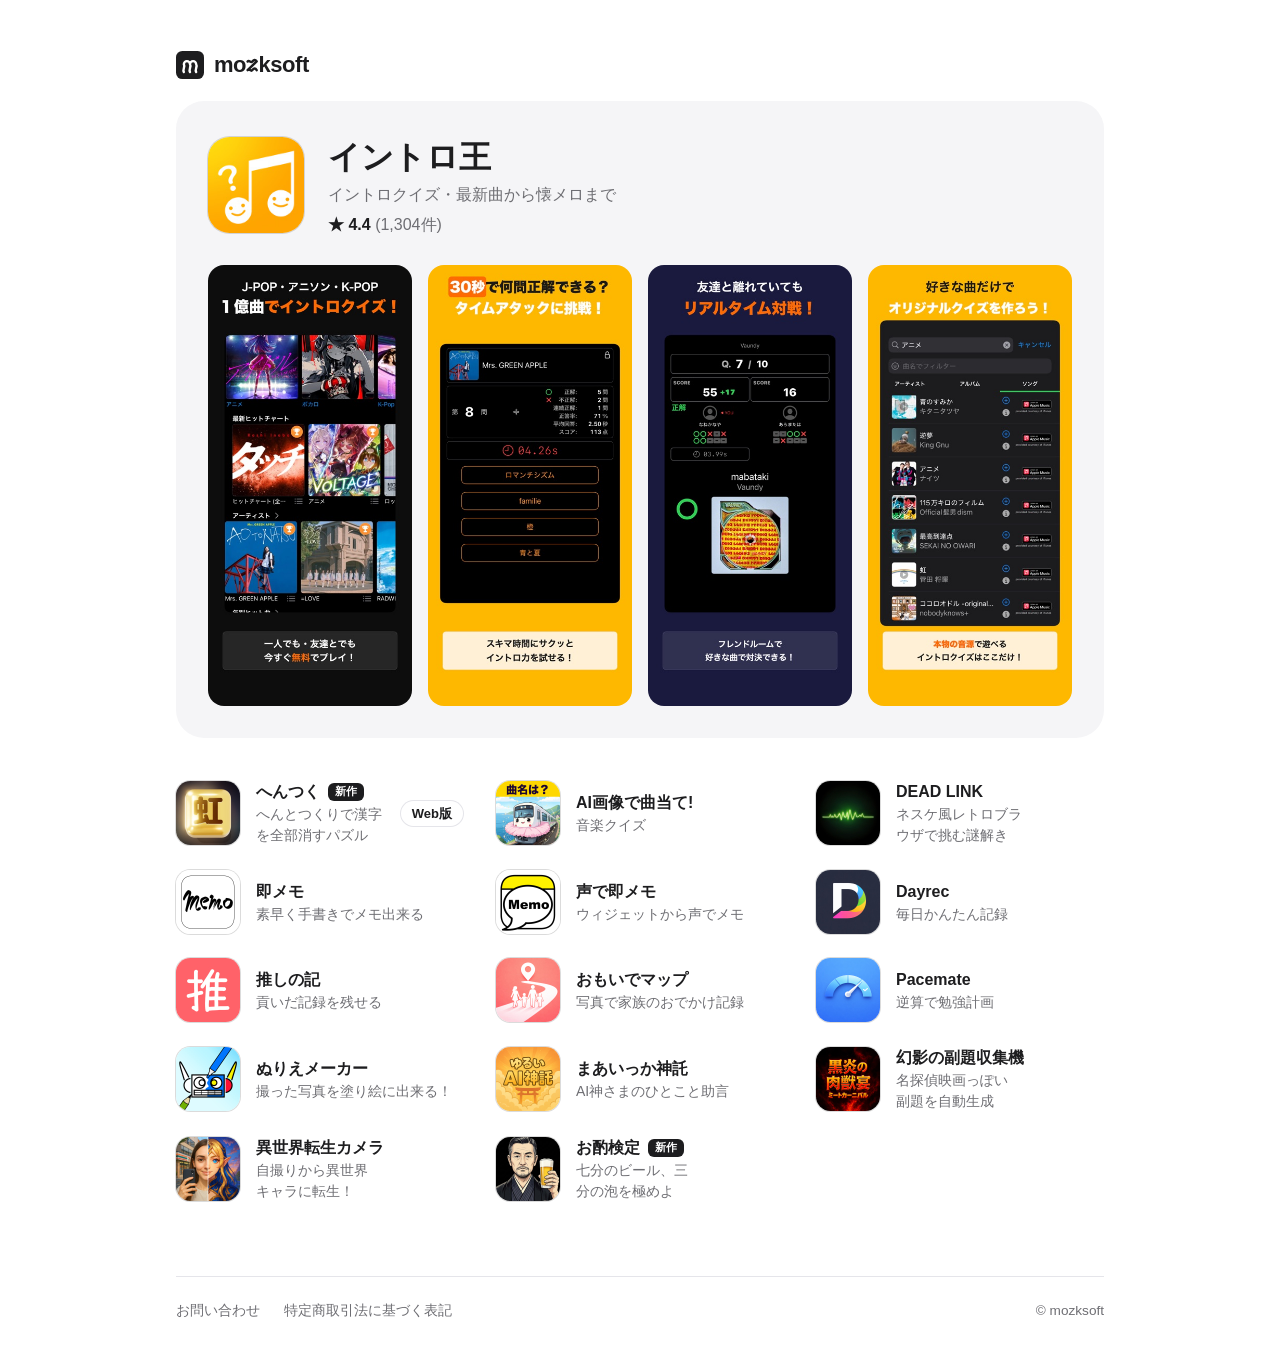
<file: index.html>
<!doctype html>
<!-- scripts/build.py が生成する。直すのは templates/index.html と data/catalog.json -->
<html lang="ja">
<head>
<meta charset="utf-8">
<meta name="viewport" content="width=device-width, initial-scale=1">
<title>mozksoft</title>
<meta name="google-site-verification" content="Vaofa-7sleaXVxntduK5R1YCjfevvCk7h4H0MIn2y5E">
<meta name="description" content="mozksoft は個人で iPhone アプリを作っています。イントロクイズ「イントロ王」、AI画像で曲当て!、声で即メモ、Pacemate など。">
<link rel="icon" href="favicon.svg" type="image/svg+xml">
<link rel="icon" href="favicon.ico" sizes="32x32">
<link rel="apple-touch-icon" href="apple-touch-icon.png">
<meta property="og:title" content="mozksoft">
<meta property="og:description" content="mozksoft は個人で iPhone アプリを作っています。イントロクイズ「イントロ王」、AI画像で曲当て!、声で即メモ、Pacemate など。">
<meta property="og:type" content="website">
<meta property="og:url" content="https://mozkzki.github.io/">
<meta property="og:image" content="https://mozkzki.github.io/assets/og.png">
<meta name="twitter:card" content="summary_large_image">
<link rel="stylesheet" href="assets/site.css">
</head>
<body>
<main>
  <h1 class="brand" aria-label="mozksoft">
    <img class="mark" src="favicon.svg" alt="" width="28" height="28">
    <span aria-hidden="true">mo<svg class="z" viewBox="0 0 60 70"><path d="M8 15C16 5 23 25 31 15S46 5 52 15L8 57C16 47 23 67 31 57S46 47 52 57" fill="none" stroke="currentColor" stroke-width="12" stroke-linecap="round" stroke-linejoin="round"/></svg>ksoft</span>
  </h1>
    <article class="featured">
      <a class="head" href="https://apps.apple.com/jp/app/id6449006748">
        <img class="icon" src="assets/icons/6449006748.jpg" alt="" width="96" height="96">
        <div>
          <h2>イントロ王</h2>
          <p class="sub">イントロクイズ・最新曲から懐メロまで</p>
          <p class="rating"><span aria-hidden="true">★</span> 4.4 <span class="count">(1,304件)</span></p>
        </div>
      </a>
      <div class="shots"><img src="assets/screenshots/6449006748-0.jpg" alt="" width="196" height="424"><img src="assets/screenshots/6449006748-1.jpg" alt="" width="196" height="424"><img src="assets/screenshots/6449006748-2.jpg" alt="" width="196" height="424"><img src="assets/screenshots/6449006748-3.jpg" alt="" width="196" height="424"></div>
    </article>
  <ul>
      <li><a href="https://apps.apple.com/jp/app/id6833961117">
        <img class="icon" src="assets/icons/6833961117.jpg" alt="" width="64" height="64" loading="lazy">
        <span><span class="name">へんつく<span class="new">新作</span></span><span class="sub">へんとつくりで漢字を全部消すパズル</span></span>
      </a>
        <a class="web" href="https://hentsuku.pages.dev/">Web版</a></li>
      <li><a href="https://apps.apple.com/jp/app/id6733220144">
        <img class="icon" src="assets/icons/6733220144.jpg" alt="" width="64" height="64" loading="lazy">
        <span><span class="name">AI画像で曲当て!</span><span class="sub">音楽クイズ</span></span>
      </a></li>
      <li><a href="https://apps.apple.com/jp/app/id6762098116">
        <img class="icon" src="assets/icons/6762098116.jpg" alt="" width="64" height="64" loading="lazy">
        <span><span class="name">DEAD LINK</span><span class="sub">ネスケ風レトロブラウザで挑む謎解き</span></span>
      </a></li>
      <li><a href="https://apps.apple.com/jp/app/id6446875976">
        <img class="icon" src="assets/icons/6446875976.jpg" alt="" width="64" height="64" loading="lazy">
        <span><span class="name">即メモ</span><span class="sub">素早く手書きでメモ出来る</span></span>
      </a></li>
      <li><a href="https://apps.apple.com/jp/app/id6447434217">
        <img class="icon" src="assets/icons/6447434217.jpg" alt="" width="64" height="64" loading="lazy">
        <span><span class="name">声で即メモ</span><span class="sub">ウィジェットから声でメモ</span></span>
      </a></li>
      <li><a href="https://apps.apple.com/jp/app/id6761325443">
        <img class="icon" src="assets/icons/6761325443.jpg" alt="" width="64" height="64" loading="lazy">
        <span><span class="name">Dayrec</span><span class="sub">毎日かんたん記録</span></span>
      </a></li>
      <li><a href="https://apps.apple.com/jp/app/id6470959008">
        <img class="icon" src="assets/icons/6470959008.jpg" alt="" width="64" height="64" loading="lazy">
        <span><span class="name">推しの記</span><span class="sub">貢いだ記録を残せる</span></span>
      </a></li>
      <li><a href="https://apps.apple.com/jp/app/id6760647551">
        <img class="icon" src="assets/icons/6760647551.jpg" alt="" width="64" height="64" loading="lazy">
        <span><span class="name">おもいでマップ</span><span class="sub">写真で家族のおでかけ記録</span></span>
      </a></li>
      <li><a href="https://apps.apple.com/jp/app/id6759508642">
        <img class="icon" src="assets/icons/6759508642.jpg" alt="" width="64" height="64" loading="lazy">
        <span><span class="name">Pacemate</span><span class="sub">逆算で勉強計画</span></span>
      </a></li>
      <li><a href="https://apps.apple.com/jp/app/id6445834909">
        <img class="icon" src="assets/icons/6445834909.jpg" alt="" width="64" height="64" loading="lazy">
        <span><span class="name">ぬりえメーカー</span><span class="sub">撮った写真を塗り絵に出来る！</span></span>
      </a></li>
      <li><a href="https://apps.apple.com/jp/app/id6746083791">
        <img class="icon" src="assets/icons/6746083791.jpg" alt="" width="64" height="64" loading="lazy">
        <span><span class="name">まあいっか神託</span><span class="sub">AI神さまのひとこと助言</span></span>
      </a></li>
      <li><a href="https://apps.apple.com/jp/app/id6745361366">
        <img class="icon" src="assets/icons/6745361366.jpg" alt="" width="64" height="64" loading="lazy">
        <span><span class="name">幻影の副題収集機</span><span class="sub">名探偵映画っぽい副題を自動生成</span></span>
      </a></li>
      <li><a href="https://apps.apple.com/jp/app/id6746286624">
        <img class="icon" src="assets/icons/6746286624.jpg" alt="" width="64" height="64" loading="lazy">
        <span><span class="name">異世界転生カメラ</span><span class="sub">自撮りから異世界キャラに転生！</span></span>
      </a></li>
      <li><a href="https://apps.apple.com/jp/app/id6826596813">
        <img class="icon" src="assets/icons/6826596813.jpg" alt="" width="64" height="64" loading="lazy">
        <span><span class="name">お酌検定<span class="new">新作</span></span><span class="sub">七分のビール、三分の泡を極めよ</span></span>
      </a></li>
  </ul>
  <footer>
    <a href="https://docs.google.com/forms/d/e/1FAIpQLSfV_eOPGrD3dArMnnE3P2faVMuXxs2x-8xZtliHJrInnO8jHA/viewform">お問い合わせ</a>
    <a href="tokushoho/">特定商取引法に基づく表記</a>
    <small>© mozksoft</small>
  </footer>
</main>
</body>
</html>
</file>
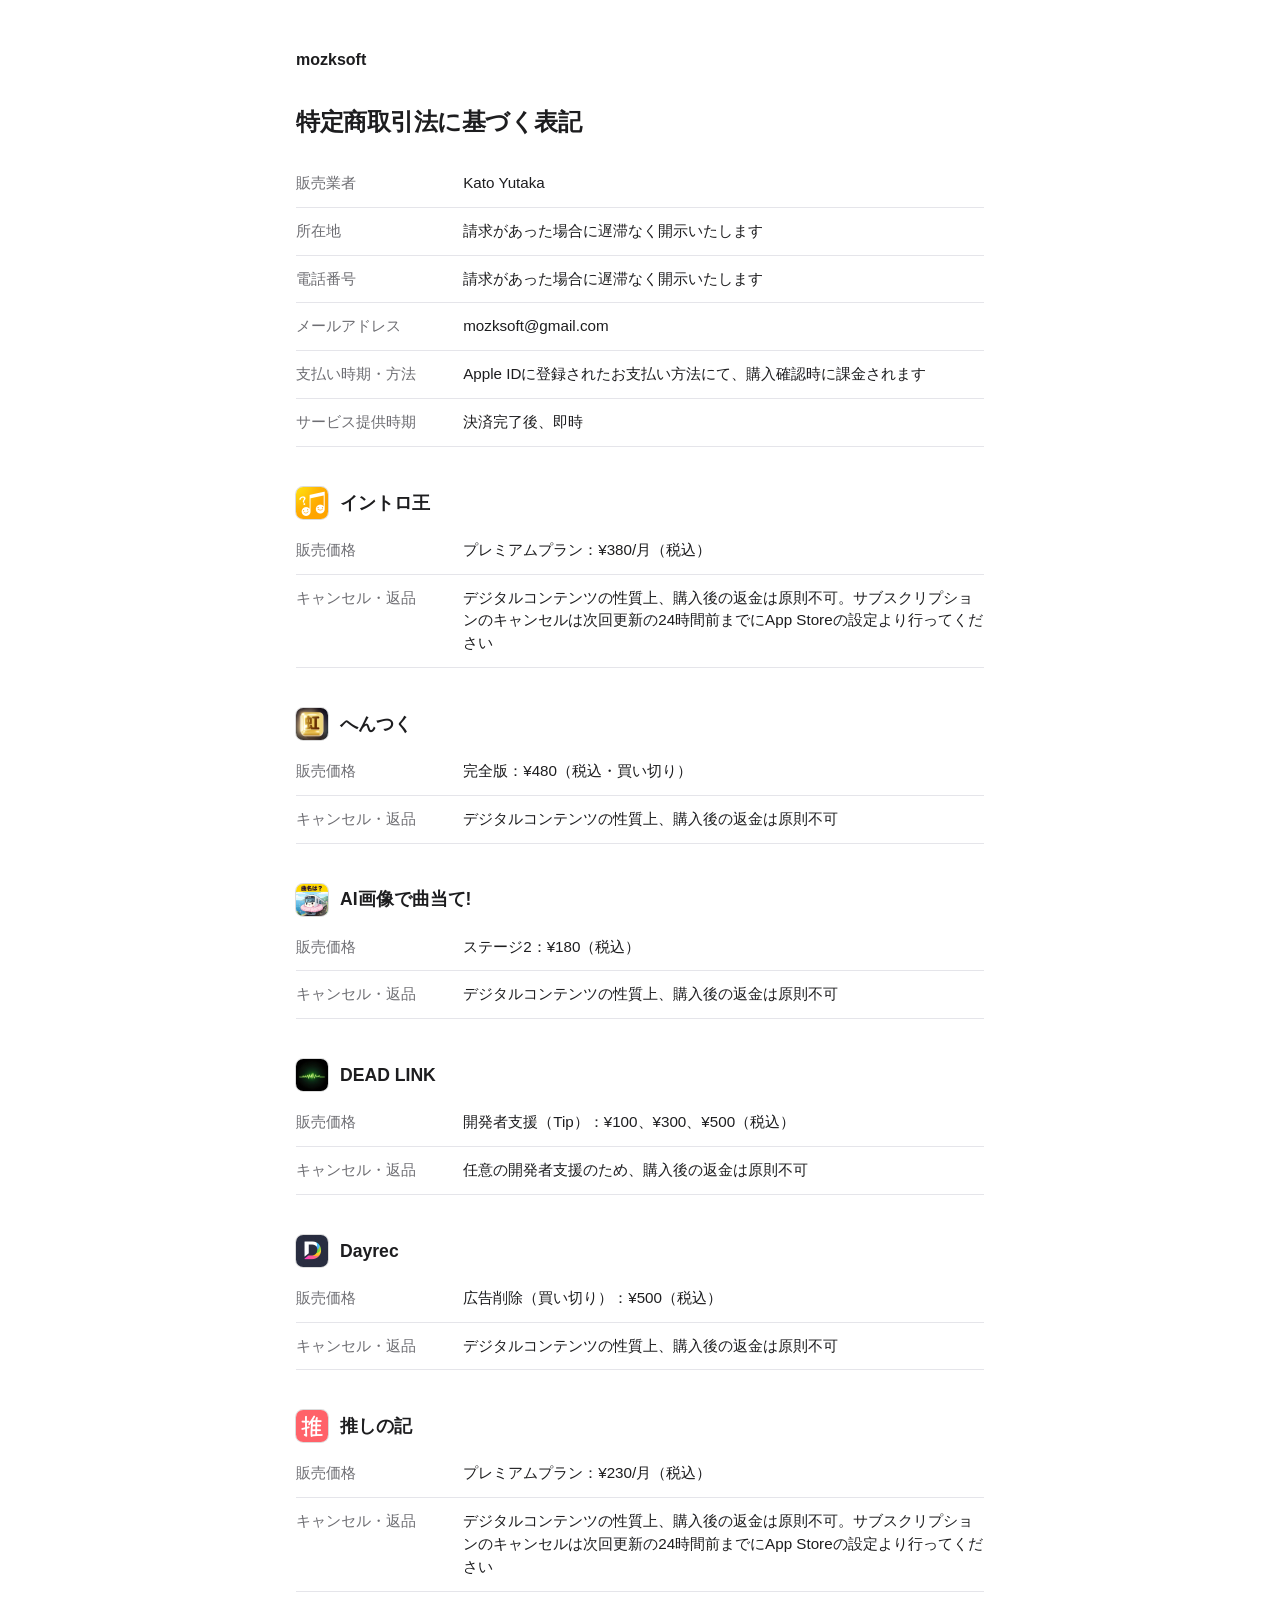
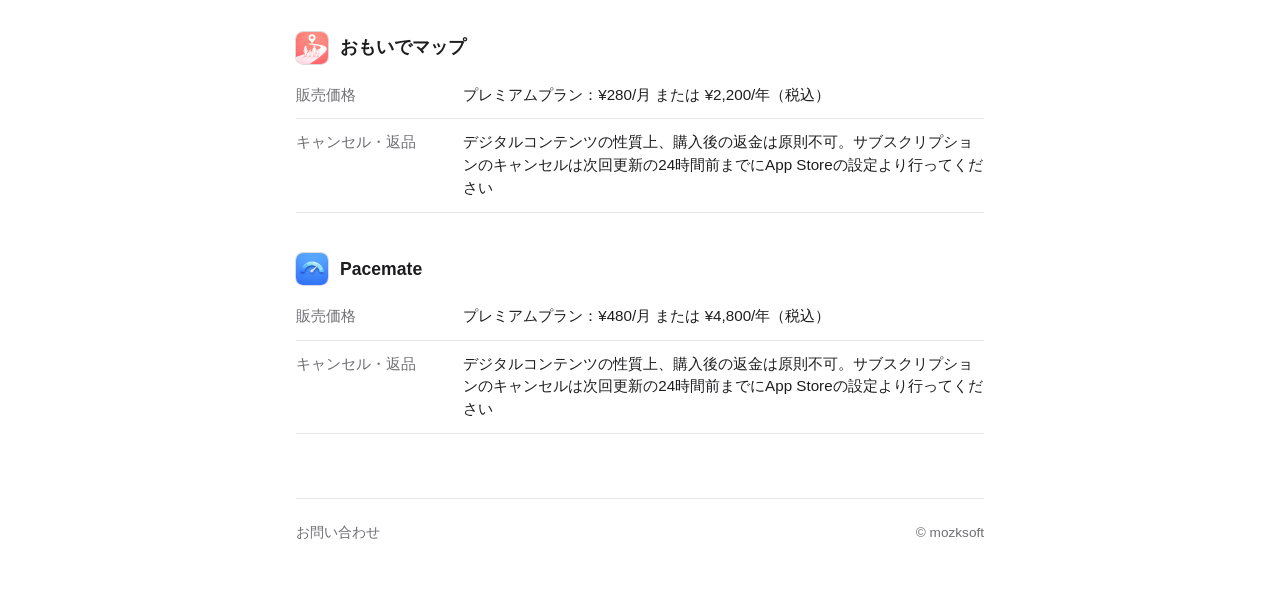
<file: tokushoho/index.html>
<!doctype html>
<!-- scripts/build.py が生成する。中身の原本は mozkzki/apps の各アプリのプライバシーポリシー -->
<html lang="ja">
<head>
<meta charset="utf-8">
<meta name="viewport" content="width=device-width, initial-scale=1">
<title>特定商取引法に基づく表記 - mozksoft</title>
<link rel="icon" href="../favicon.svg" type="image/svg+xml">
<link rel="icon" href="../favicon.ico" sizes="32x32">
<link rel="apple-touch-icon" href="../apple-touch-icon.png">
<link rel="stylesheet" href="../assets/site.css">
</head>
<body>
<main class="doc">
  <a class="home" href="../">mozksoft</a>
  <h1>特定商取引法に基づく表記</h1>
  <table>
      <tr><th>販売業者</th><td>Kato Yutaka</td></tr>
      <tr><th>所在地</th><td>請求があった場合に遅滞なく開示いたします</td></tr>
      <tr><th>電話番号</th><td>請求があった場合に遅滞なく開示いたします</td></tr>
      <tr><th>メールアドレス</th><td>mozksoft@gmail.com</td></tr>
      <tr><th>支払い時期・方法</th><td>Apple IDに登録されたお支払い方法にて、購入確認時に課金されます</td></tr>
      <tr><th>サービス提供時期</th><td>決済完了後、即時</td></tr>
  </table>
  <h2><img class="icon" src="../assets/icons/6449006748.jpg" alt="" width="32" height="32">イントロ王</h2>
  <table>
      <tr><th>販売価格</th><td>プレミアムプラン：¥380/月（税込）</td></tr>
      <tr><th>キャンセル・返品</th><td>デジタルコンテンツの性質上、購入後の返金は原則不可。サブスクリプションのキャンセルは次回更新の24時間前までにApp Storeの設定より行ってください</td></tr>
  </table>
  <h2><img class="icon" src="../assets/icons/6833961117.jpg" alt="" width="32" height="32">へんつく</h2>
  <table>
      <tr><th>販売価格</th><td>完全版：¥480（税込・買い切り）</td></tr>
      <tr><th>キャンセル・返品</th><td>デジタルコンテンツの性質上、購入後の返金は原則不可</td></tr>
  </table>
  <h2><img class="icon" src="../assets/icons/6733220144.jpg" alt="" width="32" height="32">AI画像で曲当て!</h2>
  <table>
      <tr><th>販売価格</th><td>ステージ2：¥180（税込）</td></tr>
      <tr><th>キャンセル・返品</th><td>デジタルコンテンツの性質上、購入後の返金は原則不可</td></tr>
  </table>
  <h2><img class="icon" src="../assets/icons/6762098116.jpg" alt="" width="32" height="32">DEAD LINK</h2>
  <table>
      <tr><th>販売価格</th><td>開発者支援（Tip）：¥100、¥300、¥500（税込）</td></tr>
      <tr><th>キャンセル・返品</th><td>任意の開発者支援のため、購入後の返金は原則不可</td></tr>
  </table>
  <h2><img class="icon" src="../assets/icons/6761325443.jpg" alt="" width="32" height="32">Dayrec</h2>
  <table>
      <tr><th>販売価格</th><td>広告削除（買い切り）：¥500（税込）</td></tr>
      <tr><th>キャンセル・返品</th><td>デジタルコンテンツの性質上、購入後の返金は原則不可</td></tr>
  </table>
  <h2><img class="icon" src="../assets/icons/6470959008.jpg" alt="" width="32" height="32">推しの記</h2>
  <table>
      <tr><th>販売価格</th><td>プレミアムプラン：¥230/月（税込）</td></tr>
      <tr><th>キャンセル・返品</th><td>デジタルコンテンツの性質上、購入後の返金は原則不可。サブスクリプションのキャンセルは次回更新の24時間前までにApp Storeの設定より行ってください</td></tr>
  </table>
  <h2><img class="icon" src="../assets/icons/6760647551.jpg" alt="" width="32" height="32">おもいでマップ</h2>
  <table>
      <tr><th>販売価格</th><td>プレミアムプラン：¥280/月 または ¥2,200/年（税込）</td></tr>
      <tr><th>キャンセル・返品</th><td>デジタルコンテンツの性質上、購入後の返金は原則不可。サブスクリプションのキャンセルは次回更新の24時間前までにApp Storeの設定より行ってください</td></tr>
  </table>
  <h2><img class="icon" src="../assets/icons/6759508642.jpg" alt="" width="32" height="32">Pacemate</h2>
  <table>
      <tr><th>販売価格</th><td>プレミアムプラン：¥480/月 または ¥4,800/年（税込）</td></tr>
      <tr><th>キャンセル・返品</th><td>デジタルコンテンツの性質上、購入後の返金は原則不可。サブスクリプションのキャンセルは次回更新の24時間前までにApp Storeの設定より行ってください</td></tr>
  </table>
  <footer>
    <a href="https://docs.google.com/forms/d/e/1FAIpQLSfV_eOPGrD3dArMnnE3P2faVMuXxs2x-8xZtliHJrInnO8jHA/viewform">お問い合わせ</a>
    <small>© mozksoft</small>
  </footer>
</main>
</body>
</html>
</file>
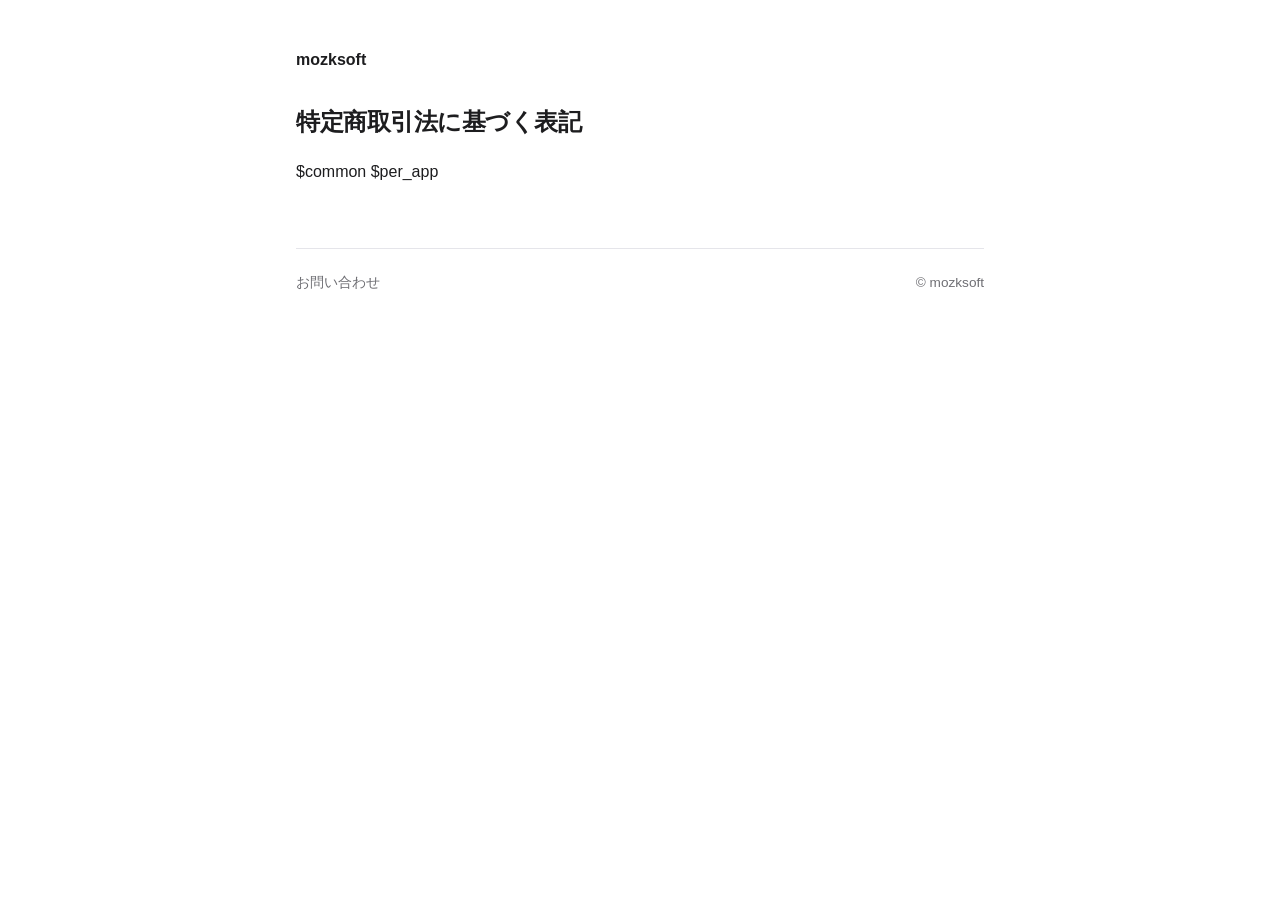
<file: templates/tokushoho.html>
<!doctype html>
<!-- scripts/build.py が生成する。中身の原本は mozkzki/apps の各アプリのプライバシーポリシー -->
<html lang="ja">
<head>
<meta charset="utf-8">
<meta name="viewport" content="width=device-width, initial-scale=1">
<title>特定商取引法に基づく表記 - mozksoft</title>
<link rel="icon" href="../favicon.svg" type="image/svg+xml">
<link rel="icon" href="../favicon.ico" sizes="32x32">
<link rel="apple-touch-icon" href="../apple-touch-icon.png">
<link rel="stylesheet" href="../assets/site.css">
</head>
<body>
<main class="doc">
  <a class="home" href="../">mozksoft</a>
  <h1>特定商取引法に基づく表記</h1>
$common
$per_app
  <footer>
    <a href="https://docs.google.com/forms/d/e/1FAIpQLSfV_eOPGrD3dArMnnE3P2faVMuXxs2x-8xZtliHJrInnO8jHA/viewform">お問い合わせ</a>
    <small>© mozksoft</small>
  </footer>
</main>
</body>
</html>
</file>
<file: assets/site.css>
:root {
  color-scheme: light dark;
  --fg: #1d1d1f; --sub: #6e6e73; --bg: #ffffff; --card: #f5f5f7; --line: #e5e5ea;
  --card-edge: transparent; --icon-edge: rgba(0,0,0,.14);
}
@media (prefers-color-scheme: dark) {
  :root {
    /* 真っ黒にせず、少しだけ持ち上げる */
    --fg: #f5f5f7; --sub: #a1a1a6; --bg: #161618; --card: #222225; --line: #303034;
    --card-edge: rgba(255,255,255,.06); --icon-edge: rgba(255,255,255,.16);
  }
}
* { box-sizing: border-box; }
body {
  margin: 0; background: var(--bg); color: var(--fg); line-height: 1.5;
  font-family: -apple-system, BlinkMacSystemFont, "Hiragino Sans", "Helvetica Neue", sans-serif;
  -webkit-font-smoothing: antialiased;
}
main { max-width: 960px; margin: 0 auto; padding: 48px 16px 48px; }
a { color: inherit; text-decoration: none; }
h1 { font-size: 1.375rem; letter-spacing: -0.02em; margin: 0 0 20px; }
/* 暗い色・白いアイコンが背景に溶けないよう、両方のモードで 1px の縁を付ける */
.brand { display: flex; align-items: center; gap: 10px; }
.brand .mark { width: 28px; height: 28px; display: block; flex: none; }
/* 線の端を含めた z の高さを、太字の小文字の高さ(約 0.53em)に揃える */
.brand .z { width: .56em; height: .69em; display: inline-block; vertical-align: -.07em; }
.icon { border-radius: 22.5%; display: block; flex: none; box-shadow: 0 0 0 1px var(--icon-edge); }
.sub { text-wrap: balance; }

.featured {
  background: var(--card); box-shadow: inset 0 0 0 1px var(--card-edge);
  border-radius: 28px; padding: 32px; margin-bottom: 32px; overflow: hidden;
}
.featured .head { display: flex; gap: 24px; align-items: center; }
.featured h2 { font-size: 2rem; margin: 0; letter-spacing: -0.01em; }
.featured .sub { color: var(--sub); margin: 2px 0 0; }
.featured .rating { margin: 6px 0 0; font-weight: 600; }
.featured .count { color: var(--sub); font-weight: 400; }
.featured .head:hover h2 { text-decoration: underline; }
.shots { display: grid; grid-template-columns: repeat(4, 1fr); gap: 16px; margin-top: 28px; }
.shots img { border-radius: 16px; width: 100%; height: auto; display: block; }
.shots img:nth-child(n+5) { display: none; }

ul { list-style: none; padding: 0; margin: 0; display: grid; gap: 4px 32px;
     grid-template-columns: repeat(auto-fill, minmax(280px, 1fr)); }
li a { display: flex; gap: 16px; align-items: center; padding: 10px 0; min-height: 84px; }
li .name { display: block; font-weight: 600; }
li .sub { display: block; color: var(--sub); font-size: 0.875rem; }
li a:hover .name { text-decoration: underline; }
li { display: flex; align-items: center; gap: 12px; }
li > a:first-child { flex: 1; min-width: 0; }
li .new {
  display: inline-block; margin-left: 8px; padding: 0 7px; border-radius: 6px; vertical-align: 2px;
  font-size: 0.6875rem; font-weight: 600; line-height: 1.6; color: var(--bg); background: var(--fg);
}
li a.web {
  flex: none; min-height: 0; padding: 4px 12px; border-radius: 999px; font-size: 0.8125rem; font-weight: 600;
  box-shadow: inset 0 0 0 1px var(--line);
}
li a.web:hover { background: var(--card); }

footer {
  margin-top: 64px; padding-top: 24px; border-top: 1px solid var(--line);
  color: var(--sub); font-size: 0.85rem; display: flex; flex-wrap: wrap; gap: 8px 24px;
}
footer a:hover { color: var(--fg); }
footer small { margin-left: auto; font-size: inherit; }

/* スマホ: 最初の 1 画面に、主力のほかに他のアプリも入るよう詰める */
@media (max-width: 600px) {
  main { padding-top: 24px; }
  h1 { font-size: 1.25rem; margin-bottom: 16px; }
  .brand .mark { width: 26px; height: 26px; }
  .featured { padding: 16px; border-radius: 22px; margin-bottom: 16px; }
  .featured .head { gap: 14px; }
  .featured .head .icon { width: 64px; height: 64px; }
  .featured h2 { font-size: 1.375rem; }
  .featured .sub { font-size: 0.8125rem; }
  .featured .rating { font-size: 0.875rem; }
  /* スクショは低くして横に送る。カードの端まで出し、続きがのぞくようにする */
  .shots {
    display: flex; gap: 10px; margin: 14px -16px 0; padding: 0 16px;
    overflow-x: auto; scrollbar-width: none; scroll-snap-type: x mandatory; scroll-padding: 0 16px;
  }
  .shots::-webkit-scrollbar { display: none; }
  .shots img { width: auto; height: 220px; flex: none; scroll-snap-align: start; border-radius: 12px; }
  .shots img:nth-child(n+5) { display: block; }
  li a { gap: 14px; min-height: 72px; padding: 8px 0; }
  li .icon { width: 56px; height: 56px; }
  footer small { margin-left: 0; width: 100%; }
}

/* 特定商取引法に基づく表記 */
.doc { max-width: 720px; }
.doc .home { display: inline-block; font-weight: 700; margin-bottom: 32px; }
.doc h1 { font-size: 1.5rem; }
.doc h2 { font-size: 1.1rem; margin: 40px 0 8px; display: flex; gap: 12px; align-items: center; }
.doc table { width: 100%; border-collapse: collapse; font-size: 0.95rem; }
.doc th, .doc td { text-align: left; vertical-align: top; padding: 12px 0; border-bottom: 1px solid var(--line); }
.doc th { width: 11em; padding-right: 16px; color: var(--sub); font-weight: 400; }
@media (max-width: 600px) {
  .doc th, .doc td { display: block; width: auto; border: 0; padding: 0; }
  .doc th { padding-top: 12px; }
  .doc td { padding-bottom: 12px; border-bottom: 1px solid var(--line); }
}
</file>
